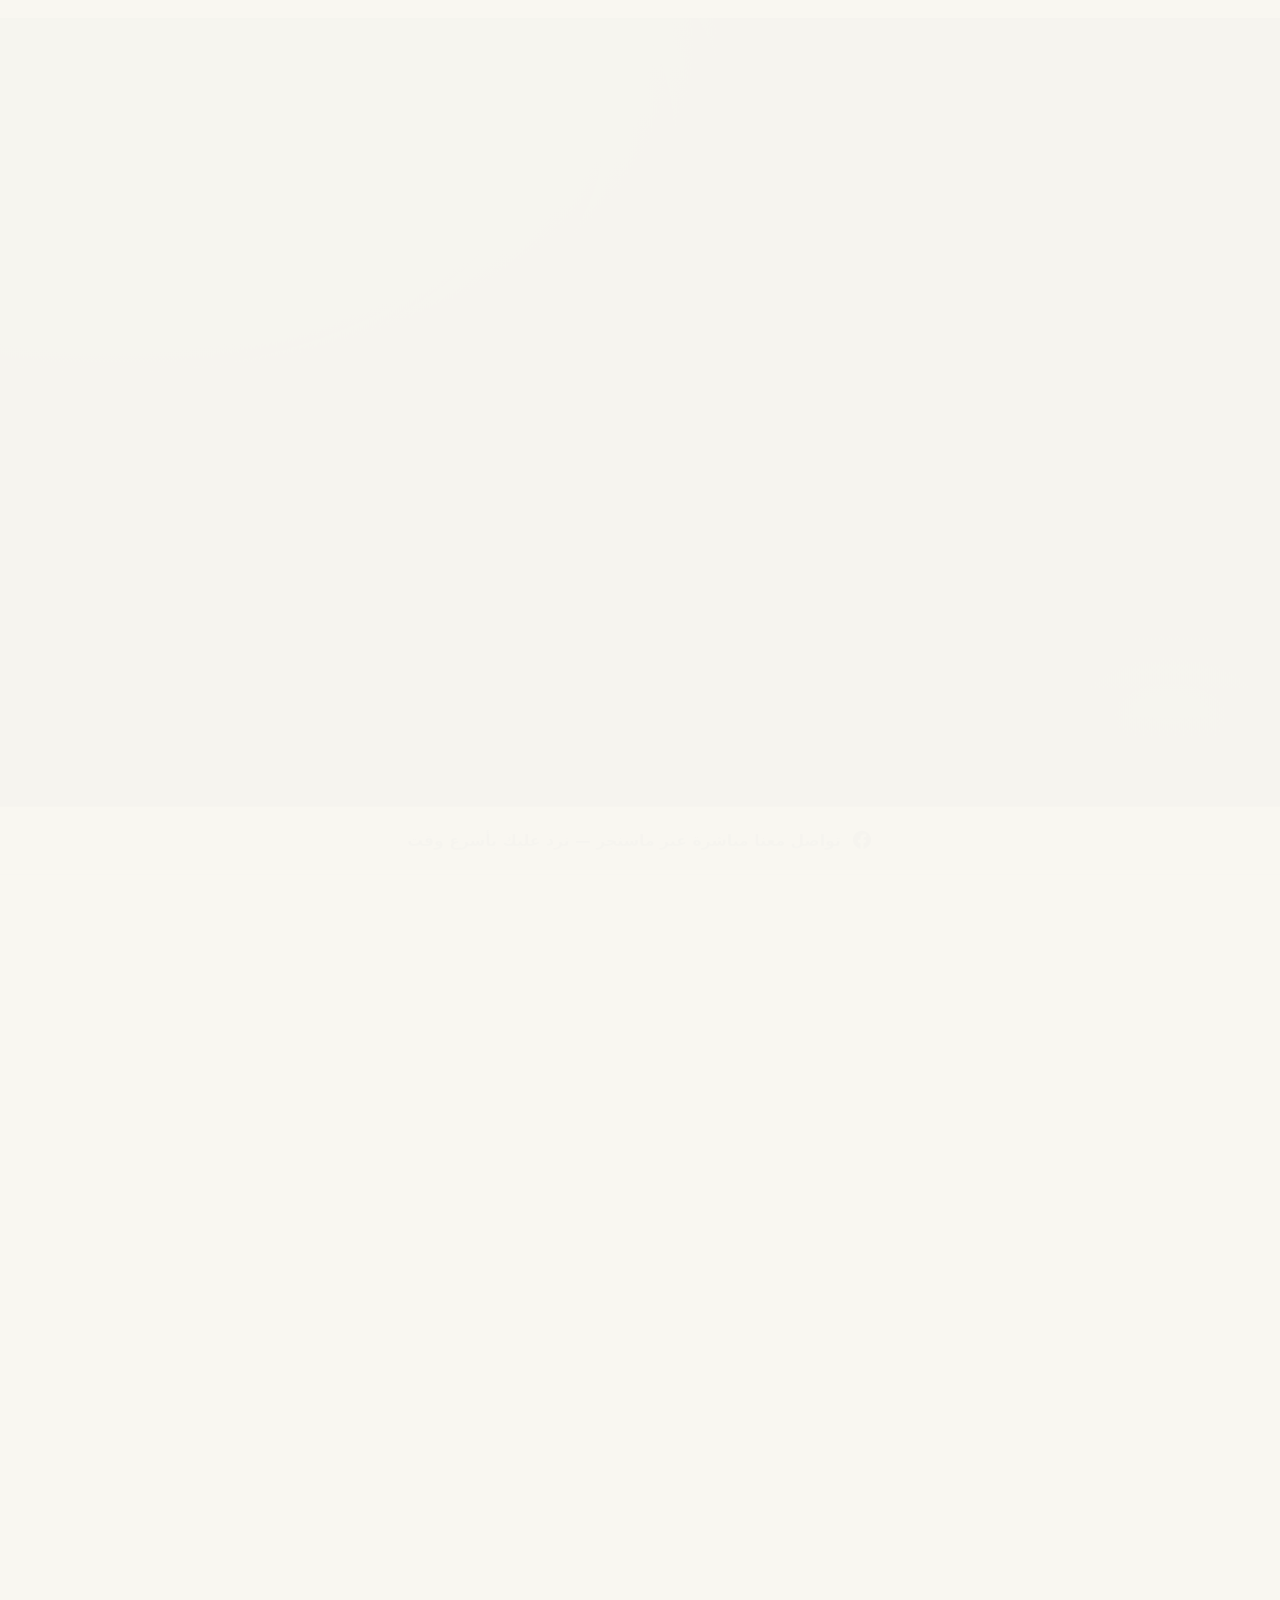
<file: index.html>
<!DOCTYPE html>
<html lang="ar" dir="rtl">
<head>
<meta charset="UTF-8">
<meta name="viewport" content="width=device-width, initial-scale=1, viewport-fit=cover">
<meta http-equiv="Content-Security-Policy" content="default-src 'self'; base-uri 'self'; object-src 'none'; script-src 'self'; style-src 'self' https://fonts.googleapis.com; font-src 'self' https://fonts.gstatic.com; img-src 'self' data:; connect-src 'self' https://formspree.io; form-action 'self' https://formspree.io; frame-src 'none'; upgrade-insecure-requests">
<meta name="referrer" content="strict-origin-when-cross-origin">
<title>بيتك BTEC — دليلك الأول لتخصصات BTEC</title>
<link rel="preconnect" href="https://fonts.googleapis.com">
<link rel="preconnect" href="https://fonts.gstatic.com" crossorigin>
<link href="https://fonts.googleapis.com/css2?family=Cairo:wght@400;500;600;700;800&display=swap" rel="stylesheet">
<link rel="stylesheet" href="style.css">
<script src="site.js" defer></script>
</head>
<body>

<section class="hero" data-reveal>
  <div class="wrap">
    <img class="logo" src="[data-uri]" alt="شعار بيتك BTEC">
    <span class="tab">كتيبات · سير ذاتية</span>
    <h1>دليلك الأول لتخصصات BTEC — دوسيات، شروحات، ومهام.</h1>
    <p>من الدوسيات الشاملة، لشرح مواد التخصص، لتبسيط المهام (Assignments) — كل اللي بيحتاجه طالب BTEC بمكان واحد، وبأسعار تنافسية.</p>
    <div class="cta-row">
      <a class="btn btn-primary" href="#services">شوف الخدمات</a>
      <a class="btn btn-primary" href="services.html">هل تُرفض سيرتك الذاتية؟ اكتشف تفاصيل وقائمة أسعار تصميم الـ ATS</a>
      <a class="btn btn-ghost" href="https://m.me/61588063956207" target="_blank" rel="noopener noreferrer">راسلنا مباشرة على ماسنجر</a>
    </div>
  </div>
</section>

<div class="social-bar" data-reveal>
  <div class="wrap">
    <a href="https://m.me/61588063956207" target="_blank" rel="noopener noreferrer">
      <svg width="22" height="22" viewBox="0 0 24 24" fill="none"><path d="M22 12.06C22 6.5 17.52 2 12 2S2 6.5 2 12.06c0 5 3.66 9.15 8.44 9.94v-7.03H7.9v-2.91h2.54V9.85c0-2.5 1.49-3.89 3.77-3.89 1.09 0 2.23.2 2.23.2v2.46h-1.26c-1.24 0-1.63.77-1.63 1.56v1.88h2.78l-.44 2.91h-2.34V22c4.78-.79 8.44-4.94 8.44-9.94Z" fill="#0B3D75"/></svg>
      تواصل معنا مباشرة عبر ماسنجر — نرد عليك بأسرع وقت
    </a>
  </div>
</div>

<section id="services" data-reveal>
  <div class="wrap">
    <div class="section-head">
      <h2>خدماتنا الأكاديمية والمهنية</h2>
      <p>ثلاث خدمات، وكل زر يفتح لك محادثة مباشرة على ماسنجر</p>
    </div>
    <div class="services-grid">

      <div class="card service-card">
        <div class="service-icon">📚</div>
        <h3>ملخصات ودوسيات (أكاديمي &amp; BTEC)</h3>
        <p>دوسيات شاملة لمواد التوجيهي الأكاديمي والمهني (BTEC) مصممة لضمان الفهم السريع والعلامة الكاملة، وبأسعار تنافسية جداً تناسب جميع الطلاب.</p>
        <a class="service-btn" href="https://m.me/61588063956207?ref=btec-materials" target="_blank" rel="noopener noreferrer">اطلب دوسيتك الآن</a>
      </div>

      <div class="card service-card">
        <div class="service-icon">💼</div>
        <h3>تصميم سيرة ذاتية احترافية (ATS)</h3>
        <p>لا تضيع فرصتك بسبب تصميم غلط! بنجهزلك سيرة ذاتية احترافية تتخطى أنظمة الفلترة الآلية للشركات وتبرز مهاراتك التقنية والعملية لتضمن وصولك للمقابلة.</p>
        <a class="service-btn" href="https://m.me/61588063956207?ref=ats-cv" target="_blank" rel="noopener noreferrer">اطلب تصميم CV أو تقييم مجاني</a>
      </div>

      <div class="card service-card">
        <div class="service-icon">🎯</div>
        <h3>شرح وتوجيه لمهام الـ BTEC</h3>
        <p>بتواجه صعوبة بمهامك؟ بنقدملك شرح مبسط وواضح للمهام (Assignments) وبنوجهك لتنجزها باحترافية وتجيب أعلى التقييمات بسهولة من الصف العاشر للتوجيهي.</p>
        <a class="service-btn" href="https://m.me/61588063956207?ref=btec-assignment" target="_blank" rel="noopener noreferrer">اطلب مساعدة بمهامك</a>
      </div>

    </div>
  </div>
</section>

<section id="wall" data-reveal>
  <div class="wrap">
    <div class="section-head">
      <h2>ماذا يقول العملاء، بكلماتهم</h2>
      <p>آراء حقيقية عن الكتيبات والسير الذاتية</p>
    </div>
  </div>
  <div class="marquee">
    <div class="marquee-track">
      <div class="bubble"><img src="[data-uri]" alt="تقييم عميل" loading="lazy"><span class="tag">عميل سيرة ذاتية</span></div>
      <div class="bubble"><img src="[data-uri]" alt="تقييم عميل" loading="lazy"><span class="tag">عميل سيرة ذاتية</span></div>
      <div class="bubble"><img src="[data-uri]" alt="تقييم عميل" loading="lazy"><span class="tag">عميل سيرة ذاتية</span></div>
      <div class="bubble"><img src="[data-uri]" alt="تقييم عميل" loading="lazy"><span class="tag">عميل سيرة ذاتية</span></div>
      <div class="bubble"><img src="[data-uri]" alt="تقييم عميل" loading="lazy"><span class="tag">عميل سيرة ذاتية</span></div>
      <div class="bubble"><img src="[data-uri]" alt="تقييم عميل" loading="lazy"><span class="tag">عميل سيرة ذاتية</span></div>
      <div class="bubble"><img src="[data-uri]" alt="تقييم عميل" loading="lazy"><span class="tag">عميل دوسية</span></div>
      <div class="bubble"><img src="[data-uri]" alt="تقييم عميل" loading="lazy"><span class="tag">عميل دوسية</span></div>
      <div class="bubble"><img src="[data-uri]" alt="تقييم عميل" loading="lazy"><span class="tag">عميل دوسية</span></div>
      <div class="bubble"><img src="[data-uri]" alt="تقييم عميل" loading="lazy"><span class="tag">عميل سيرة ذاتية</span></div>
      <div class="bubble"><img src="[data-uri]" alt="تقييم عميل" loading="lazy"><span class="tag">عميل سيرة ذاتية</span></div>
      <div class="bubble"><img src="[data-uri]" alt="تقييم عميل" loading="lazy"><span class="tag">عميل سيرة ذاتية</span></div>
      <div class="bubble"><img src="[data-uri]" alt="تقييم عميل" loading="lazy"><span class="tag">عميل سيرة ذاتية</span></div>
      <div class="bubble"><img src="[data-uri]" alt="تقييم عميل" loading="lazy"><span class="tag">عميل سيرة ذاتية</span></div>
      <div  class="bubble bubble--large"><img   src="[data-uri]" alt="تقييم عميل" loading="lazy"><span class="tag">عميل سيرة ذاتية</span></div>
      <div class="bubble"><img src="[data-uri]" alt="تقييم عميل" loading="lazy"><span class="tag">عميل دوسية</span></div>
      <div class="bubble"><img src="[data-uri]" alt="تقييم عميل" loading="lazy"><span class="tag">عميل دوسية</span></div>
      <div class="bubble"><img src="[data-uri]" alt="تقييم عميل" loading="lazy"><span class="tag">عميل دوسية</span></div>
    </div></div>
  </div>
</section>

<footer id="contact" data-reveal>
  <div class="wrap contact-content">
    <div class="section-head">
      <h2>جاهزين نساعدك</h2>
      <p>ما في نماذج معقدة — بس رسالة على الماسنجر وبنرجعلك بسرعة</p>
    </div>
    <a class="btn btn-primary contact-btn" href="https://m.me/61588063956207" target="_blank" rel="noopener noreferrer">ابدأ محادثة ماسنجر الآن</a>
    <p class="note">اختر الخدمة المناسبة، وسيفتح لك ماسنجر مباشرة لبدء المحادثة.</p>
  </div>
</footer>

</body>
</html>
</file>
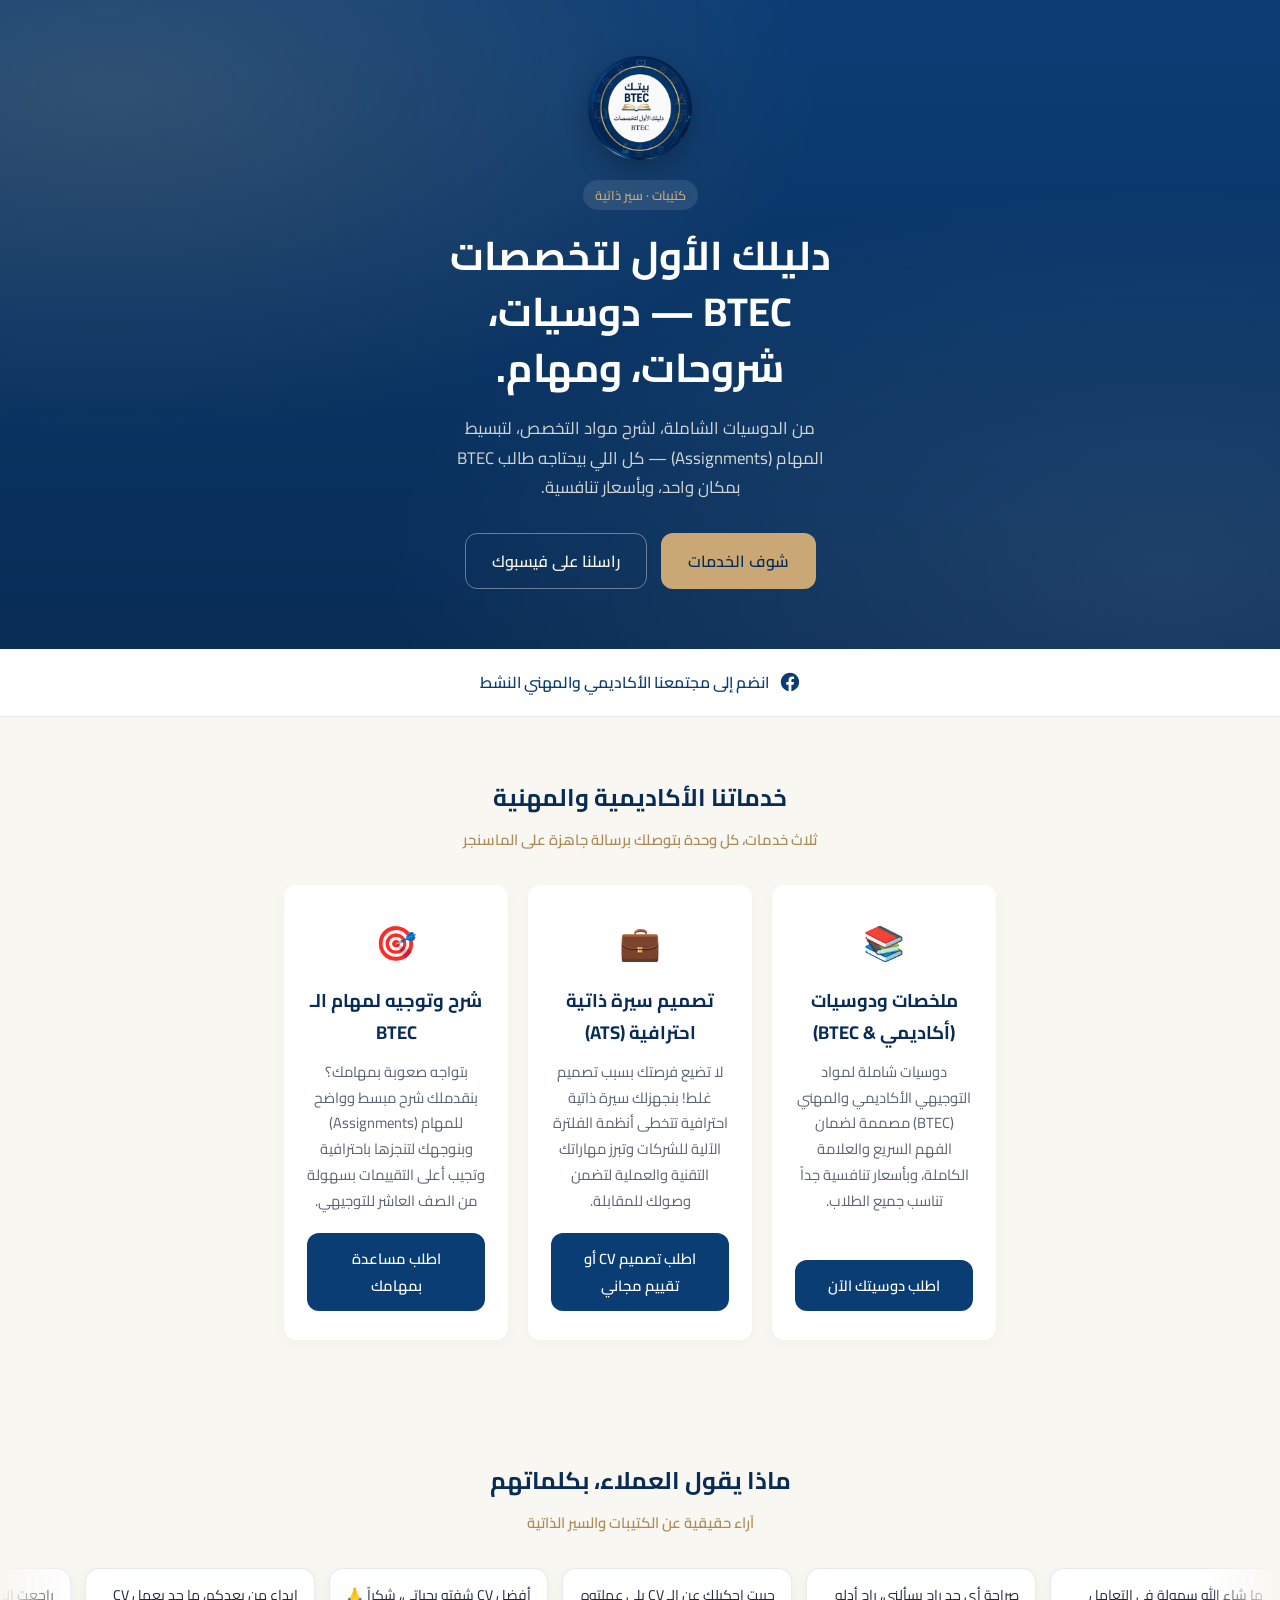
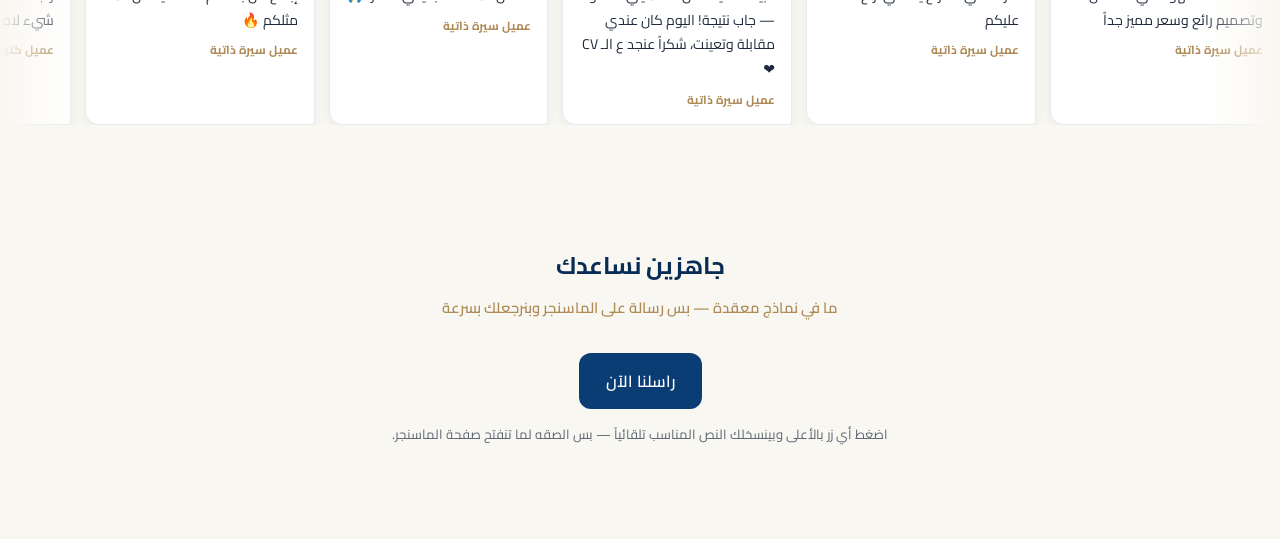
<file: portfolio-ar.html>
<!DOCTYPE html>
<html lang="ar" dir="rtl">
<head>
<meta charset="UTF-8">
<meta name="viewport" content="width=device-width, initial-scale=1, viewport-fit=cover">
<title>بيتك BTEC — دليلك الأول لتخصصات BTEC</title>
<link rel="preconnect" href="https://fonts.googleapis.com">
<link rel="preconnect" href="https://fonts.gstatic.com" crossorigin>
<link href="https://fonts.googleapis.com/css2?family=Cairo:wght@400;500;600;700;800&display=swap" rel="stylesheet">
<link rel="stylesheet" href="style.css">
</head>
<body>

<section class="hero">
  <div class="wrap">
    <img class="logo" src="[data-uri]" alt="شعار بيتك BTEC">
    <span class="tab">كتيبات · سير ذاتية</span>
    <h1>دليلك الأول لتخصصات BTEC — دوسيات، شروحات، ومهام.</h1>
    <p>من الدوسيات الشاملة، لشرح مواد التخصص، لتبسيط المهام (Assignments) — كل اللي بيحتاجه طالب BTEC بمكان واحد، وبأسعار تنافسية.</p>
    <div class="cta-row">
      <a class="btn btn-primary" href="#services">شوف الخدمات</a>
      <a class="btn btn-ghost" href="https://www.facebook.com/profile.php?id=61588063956207" target="_blank" rel="noopener">راسلنا على فيسبوك</a>
    </div>
  </div>
</section>

<div class="social-bar">
  <div class="wrap">
    <a href="https://www.facebook.com/profile.php?id=61588063956207" target="_blank" rel="noopener">
      <svg width="22" height="22" viewBox="0 0 24 24" fill="none"><path d="M22 12.06C22 6.5 17.52 2 12 2S2 6.5 2 12.06c0 5 3.66 9.15 8.44 9.94v-7.03H7.9v-2.91h2.54V9.85c0-2.5 1.49-3.89 3.77-3.89 1.09 0 2.23.2 2.23.2v2.46h-1.26c-1.24 0-1.63.77-1.63 1.56v1.88h2.78l-.44 2.91h-2.34V22c4.78-.79 8.44-4.94 8.44-9.94Z" fill="#0B3D75"/></svg>
      انضم إلى مجتمعنا الأكاديمي والمهني النشط
    </a>
  </div>
</div>

<section id="services">
  <div class="wrap">
    <div class="section-head">
      <h2>خدماتنا الأكاديمية والمهنية</h2>
      <p>ثلاث خدمات، كل وحدة بتوصلك برسالة جاهزة على الماسنجر</p>
    </div>
    <div class="services-grid">

      <div class="card service-card">
        <div class="service-icon">📚</div>
        <h3>ملخصات ودوسيات (أكاديمي &amp; BTEC)</h3>
        <p>دوسيات شاملة لمواد التوجيهي الأكاديمي والمهني (BTEC) مصممة لضمان الفهم السريع والعلامة الكاملة، وبأسعار تنافسية جداً تناسب جميع الطلاب.</p>
        <button class="service-btn" onclick="goMessenger('مرحباً، أريد الاستفسار عن الدوسيات المتوفرة')">اطلب دوسيتك الآن</button>
      </div>

      <div class="card service-card">
        <div class="service-icon">💼</div>
        <h3>تصميم سيرة ذاتية احترافية (ATS)</h3>
        <p>لا تضيع فرصتك بسبب تصميم غلط! بنجهزلك سيرة ذاتية احترافية تتخطى أنظمة الفلترة الآلية للشركات وتبرز مهاراتك التقنية والعملية لتضمن وصولك للمقابلة.</p>
        <button class="service-btn" onclick="goMessenger('مرحباً، مهتم بخدمة تصميم السيرة الذاتية بنظام ATS / أو تقييم سيرتي الحالية')">اطلب تصميم CV أو تقييم مجاني</button>
      </div>

      <div class="card service-card">
        <div class="service-icon">🎯</div>
        <h3>شرح وتوجيه لمهام الـ BTEC</h3>
        <p>بتواجه صعوبة بمهامك؟ بنقدملك شرح مبسط وواضح للمهام (Assignments) وبنوجهك لتنجزها باحترافية وتجيب أعلى التقييمات بسهولة من الصف العاشر للتوجيهي.</p>
        <button class="service-btn" onclick="goMessenger('مرحباً، عندي مهمة BTEC ومحتاج مساعدة بشرحها')">اطلب مساعدة بمهامك</button>
      </div>

    </div>
  </div>
</section>

<section id="wall">
  <div class="wrap">
    <div class="section-head">
      <h2>ماذا يقول العملاء، بكلماتهم</h2>
      <p>آراء حقيقية عن الكتيبات والسير الذاتية</p>
    </div>
  </div>
  <div class="marquee">
    <div class="marquee-track">
      <div class="bubble">ما شاء الله سهولة في التعامل وتصميم رائع وسعر مميز جداً<span class="tag">عميل سيرة ذاتية</span></div>
      <div class="bubble">صراحة أي حد راح يسألني، راح أدله عليكم<span class="tag">عميل سيرة ذاتية</span></div>
      <div class="bubble">حبيت احكيلك عن الـ CV يلي عملتوه — جاب نتيجة! اليوم كان عندي مقابلة وتعينت، شكراً عنجد ع الـ CV ❤️<span class="tag">عميل سيرة ذاتية</span></div>
      <div class="bubble">أفضل CV شفته بحياتي، شكراً 🙏<span class="tag">عميل سيرة ذاتية</span></div>
      <div class="bubble">إبداع من بعدكم، ما حد يعمل CV مثلكم 🔥<span class="tag">عميل سيرة ذاتية</span></div>
      <div class="bubble">راجعت الكتيب مرتين وكان أقرب شيء لامتحاني الفعلي<span class="tag">عميل كتيب</span></div>
      <div class="bubble">ما شاء الله سهولة في التعامل وتصميم رائع وسعر مميز جداً<span class="tag">عميل سيرة ذاتية</span></div>
      <div class="bubble">صراحة أي حد راح يسألني، راح أدله عليكم<span class="tag">عميل سيرة ذاتية</span></div>
      <div class="bubble">حبيت احكيلك عن الـ CV يلي عملتوه — جاب نتيجة! اليوم كان عندي مقابلة وتعينت، شكراً عنجد ع الـ CV ❤️<span class="tag">عميل سيرة ذاتية</span></div>
      <div class="bubble">أفضل CV شفته بحياتي، شكراً 🙏<span class="tag">عميل سيرة ذاتية</span></div>
      <div class="bubble">إبداع من بعدكم، ما حد يعمل CV مثلكم 🔥<span class="tag">عميل سيرة ذاتية</span></div>
      <div class="bubble">راجعت الكتيب مرتين وكان أقرب شيء لامتحاني الفعلي<span class="tag">عميل كتيب</span></div>
    </div>
  </div>
</section>

<footer id="contact">
  <div class="wrap" style="text-align:center;">
    <div class="section-head">
      <h2>جاهزين نساعدك</h2>
      <p>ما في نماذج معقدة — بس رسالة على الماسنجر وبنرجعلك بسرعة</p>
    </div>
    <a class="btn btn-primary" style="background:var(--primary);color:#fff;" href="https://www.facebook.com/profile.php?id=61588063956207" target="_blank" rel="noopener">راسلنا الآن</a>
    <p class="note">اضغط أي زر بالأعلى وبينسخلك النص المناسب تلقائياً — بس الصقه لما تنفتح صفحة الماسنجر.</p>
  </div>
</footer>

<script>
function goMessenger(msg){
  try{ navigator.clipboard.writeText(msg); }catch(e){}
  window.open('https://m.me/61588063956207', '_blank');
}
</script>
</body>
</html>
</file>
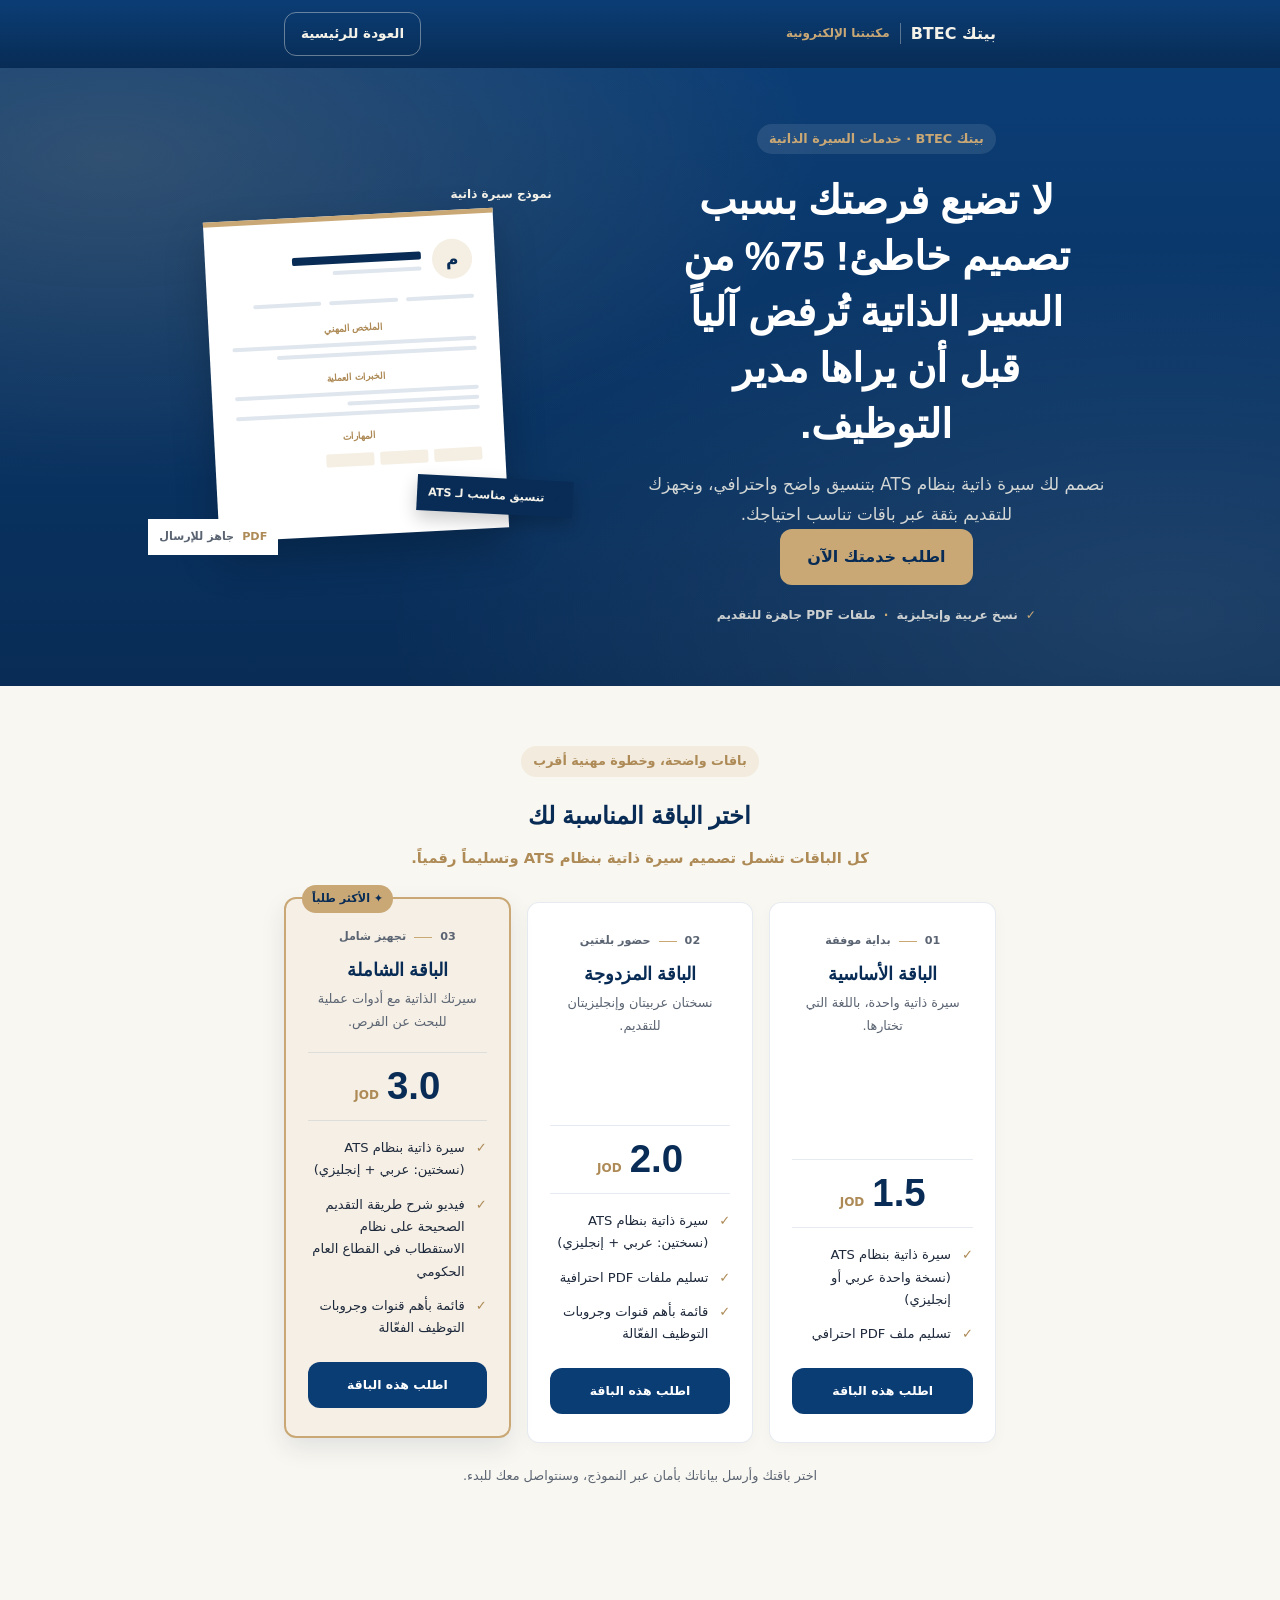
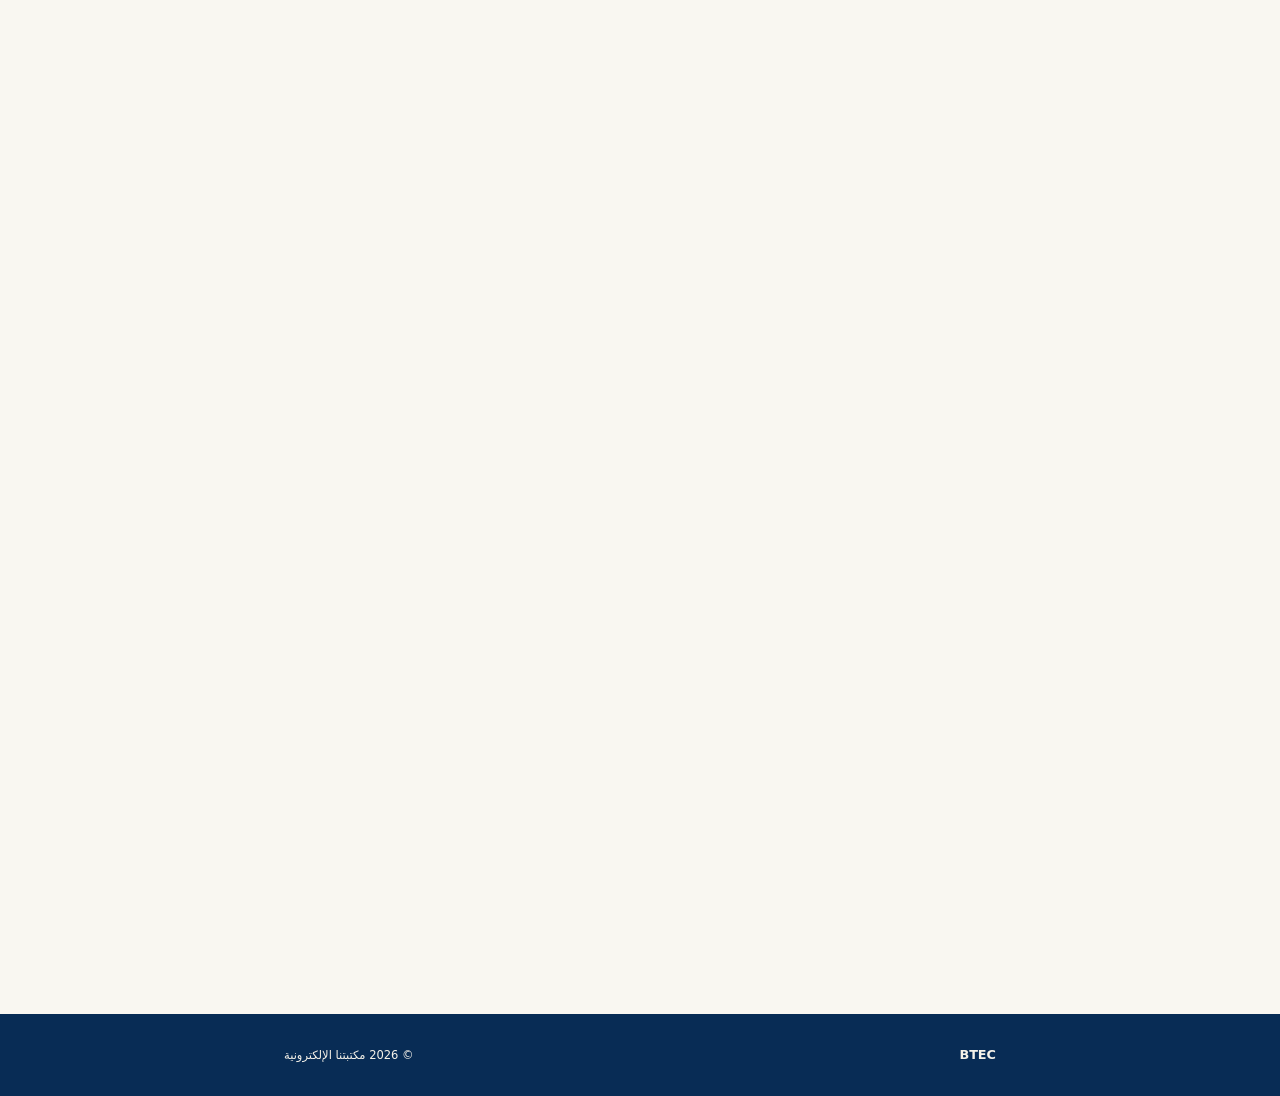
<file: services.html>
<!DOCTYPE html>
<html lang="ar" dir="rtl">
<head>
  <meta charset="UTF-8">
  <meta name="viewport" content="width=device-width, initial-scale=1, viewport-fit=cover">
  <meta http-equiv="Content-Security-Policy" content="default-src 'self'; base-uri 'self'; object-src 'none'; script-src 'self'; style-src 'self' https://fonts.googleapis.com; font-src 'self' https://fonts.gstatic.com; img-src 'self' data:; connect-src 'self' https://formspree.io; form-action 'self' https://formspree.io; frame-src 'none'; upgrade-insecure-requests">
  <meta name="referrer" content="strict-origin-when-cross-origin">
  <meta name="theme-color" content="#102f4b">
  <meta name="description" content="باقات تصميم السير الذاتية المتوافقة مع ATS وخدمات مكتبتنا الإلكترونية.">
  <title>خدمات السيرة الذاتية والأسعار | مكتبتنا الإلكترونية</title>
  <link rel="preconnect" href="https://fonts.googleapis.com">
  <link rel="preconnect" href="https://fonts.gstatic.com" crossorigin>
  <link href="https://fonts.googleapis.com/css2?family=Cairo:wght@400;500;600;700;800&display=swap" rel="stylesheet">
  <link rel="stylesheet" href="style.css">
  <link rel="stylesheet" href="services.css">
  <script src="site.js" defer></script>
</head>
<body class="services-page">
  <header class="services-header">
    <div class="wrap header-inner">
      <a class="brand" href="index.html" aria-label="العودة إلى مكتبتنا الإلكترونية">
        <span>بيتك BTEC</span>
        <span class="brand-by">مكتبتنا الإلكترونية</span>
      </a>
      <a class="btn btn-ghost back-link" href="index.html">العودة للرئيسية</a>
    </div>
  </header>

  <main>
    <!-- A concise offer statement pairs the exact hook with a visual CV preview. -->
    <section class="hero" data-reveal>
      <div class="wrap hero-layout">
        <div class="hero-copy">
          <span class="tab">بيتك BTEC · خدمات السيرة الذاتية</span>
          <h1>لا تضيع فرصتك بسبب تصميم خاطئ! 75% من السير الذاتية تُرفض آلياً قبل أن يراها مدير التوظيف.</h1>
          <p>نصمم لك سيرة ذاتية بنظام <bdi>ATS</bdi> بتنسيق واضح واحترافي، ونجهزك للتقديم بثقة عبر باقات تناسب احتياجك.</p>
          <a class="btn btn-primary" href="#order">اطلب خدمتك الآن</a>
          <div class="hero-proof"><span aria-hidden="true">✓</span> نسخ عربية وإنجليزية <span class="proof-divider">·</span> ملفات PDF جاهزة للتقديم</div>
        </div>

        <div class="resume-scene" role="img" aria-label="معاينة توضيحية لسيرة ذاتية منظمة">
          <div class="scene-caption"><span></span> نموذج سيرة ذاتية</div>
          <div class="resume-sheet" aria-hidden="true">
            <div class="sheet-accent"></div>
            <div class="sheet-person"><span class="person-avatar">م</span><div><i class="person-name"></i><i class="person-title"></i></div></div>
            <div class="sheet-contact"><i></i><i></i><i></i></div>
            <h2>الملخص المهني</h2><i class="sheet-line wide"></i><i class="sheet-line"></i>
            <h2>الخبرات العملية</h2><i class="sheet-line wide"></i><i class="sheet-line short"></i><i class="sheet-line wide"></i>
            <h2>المهارات</h2><div class="sheet-skills"><i></i><i></i><i></i></div>
          </div>
          <span class="ats-chip"><b aria-hidden="true">✓</b> تنسيق مناسب لـ ATS</span>
          <span class="pdf-chip">PDF <span>جاهز للإرسال</span></span>
        </div>
      </div>
    </section>

    <!-- Each plan lists its full deliverables and can preselect the request form. -->
    <section class="pricing" id="pricing" data-reveal>
      <div class="wrap">
        <div class="section-head">
          <span class="tab">باقات واضحة، وخطوة مهنية أقرب</span>
          <h2>اختر الباقة المناسبة لك</h2>
          <p>كل الباقات تشمل تصميم سيرة ذاتية بنظام ATS وتسليماً رقمياً.</p>
        </div>

        <div class="services-grid pricing-grid">
          <article class="card service-card price-card">
            <span class="plan-index">01 <i></i> بداية موفقة</span>
            <h3>الباقة الأساسية</h3>
            <p class="plan-summary">سيرة ذاتية واحدة، باللغة التي تختارها.</p>
            <div class="price"><bdi>1.5</bdi><span>JOD</span></div>
            <ul class="features">
              <li>سيرة ذاتية بنظام ATS (نسخة واحدة عربي أو إنجليزي)</li>
              <li>تسليم ملف PDF احترافي</li>
            </ul>
            <a class="service-btn package-order-link" href="#order" data-package="الباقة الأساسية">اطلب هذه الباقة</a>
          </article>

          <article class="card service-card price-card">
            <span class="plan-index">02 <i></i> حضور بلغتين</span>
            <h3>الباقة المزدوجة</h3>
            <p class="plan-summary">نسختان عربيتان وإنجليزيتان للتقديم.</p>
            <div class="price"><bdi>2.0</bdi><span>JOD</span></div>
            <ul class="features">
              <li>سيرة ذاتية بنظام ATS (نسختين: عربي + إنجليزي)</li>
              <li>تسليم ملفات PDF احترافية</li>
                            <li>قائمة بأهم قنوات وجروبات التوظيف الفعّالة</li>

            </ul>
            <a class="service-btn package-order-link" href="#order" data-package="الباقة المزدوجة">اطلب هذه الباقة</a>
          </article>

          <article class="card service-card price-card featured-card">
            <span class="popular-badge"><span aria-hidden="true">✦</span> الأكثر طلباً</span>
            <span class="plan-index">03 <i></i> تجهيز شامل</span>
            <h3>الباقة الشاملة</h3>
            <p class="plan-summary">سيرتك الذاتية مع أدوات عملية للبحث عن الفرص.</p>
            <div class="price"><bdi>3.0</bdi><span>JOD</span></div>
            <ul class="features">
              <li>سيرة ذاتية بنظام ATS (نسختين: عربي + إنجليزي)</li>
              <li>فيديو شرح طريقة التقديم الصحيحة على نظام الاستقطاب في القطاع العام الحكومي</li>
              <li>قائمة بأهم قنوات وجروبات التوظيف الفعّالة</li>
            </ul>
            <a class="service-btn package-order-link" href="#order" data-package="الباقة الشاملة">اطلب هذه الباقة</a>
          </article>
        </div>

        <p class="pricing-note">اختر باقتك وأرسل بياناتك بأمان عبر النموذج، وسنتواصل معك للبدء.</p>
      </div>
    </section>

    <section class="order-section" id="order" data-reveal>
      <div class="wrap">
        <div class="section-head">
          <span class="tab">خطوة واحدة للبدء</span>
          <h2>أرسل طلبك الآن</h2>
          <p>اترك بياناتك وسنتواصل معك لتأكيد التفاصيل.</p>
        </div>

        <form class="order-card" id="service-order-form" action="https://formspree.io/f/mgakydeo" method="POST">
          <input type="hidden" name="_subject" value="طلب خدمة جديد من الموقع">
          <div class="order-form-grid">
            <div class="order-field">
              <label for="order-name">الاسم الكامل <span aria-hidden="true">*</span></label>
              <input id="order-name" name="name" type="text" autocomplete="name" minlength="2" required>
            </div>
            <div class="order-field">
              <label for="order-phone">رقم الهاتف <span aria-hidden="true">*</span></label>
              <input id="order-phone" name="phone" type="tel" inputmode="tel" autocomplete="tel" dir="ltr" placeholder="+962 7X XXX XXXX" required>
            </div>
            <div class="order-field order-field-wide">
              <label for="order-package">الخدمة / الباقة <span aria-hidden="true">*</span></label>
              <select id="order-package" name="package" required>
                <option value="" selected disabled>اختر الباقة المناسبة</option>
                <option value="الباقة الأساسية">الباقة الأساسية</option>
                <option value="الباقة المزدوجة">الباقة المزدوجة</option>
                <option value="الباقة الشاملة">الباقة الشاملة</option>
              </select>
            </div>
            <div class="order-field order-field-wide">
              <label for="order-message">ملاحظات إضافية <span>(اختياري)</span></label>
              <textarea id="order-message" name="message" rows="4" placeholder="أخبرنا بما تحتاجه أو بأفضل وقت للتواصل معك"></textarea>
            </div>
          </div>
          <button class="service-btn order-submit" type="submit">أرسل طلبك</button>
          <p class="order-privacy">نستخدم بياناتك للرد على طلبك فقط، ولن تُنشر على الموقع.</p>
          <p class="order-status" id="order-status" role="status" aria-live="polite"></p>
        </form>
      </div>
    </section>

    <!-- Reassuring close with the same direct contact channel as the plan buttons. -->
    <section class="closing-cta" data-reveal>
      <div class="wrap closing-inner">
        <span>خطوتك المهنية تبدأ من ملفك</span>
        <h2>جاهز للتقديم بثقة؟</h2>
        <a class="btn btn-primary" href="https://m.me/61588063956207" target="_blank" rel="noopener noreferrer">تواصل معنا عبر ماسنجر</a>
      </div>
    </section>
  </main>

  <footer class="site-footer">
    <div class="wrap footer-inner">
      <a class="brand footer-brand" href="index.html"> BTEC </a>
      <span>© <span id="current-year">2026</span> مكتبتنا الإلكترونية</span>
    </div>
  </footer>

</body>
</html>
</file>
<file: style.css>
:root {
  --primary: #0b3d75;
  --primary-dk: #082c55;
  --gold: #c9a876;
  --gold-dk: #ad8a56;
  --bg: #f9f7f1;
  --card: #ffffff;
  --text: #1e293b;
  --muted: #5b6472;
  --line: rgba(11, 61, 117, 0.1);
  --cream-text: #f5f2e9;
  padding-top: env(safe-area-inset-top, 0px);
  padding-bottom: env(safe-area-inset-bottom, 0px);
}
* {
  box-sizing: border-box;
}
html {
  scroll-padding-top: env(safe-area-inset-top, 0px);
  scroll-behavior: smooth;
}
body {
  margin: 0;
  background: var(--bg);
  color: var(--text);
  font-family: "Cairo", system-ui, sans-serif;
  line-height: 1.75;
}
h1,
h2,
h3 {
  font-family: "Cairo", sans-serif;
  font-weight: 700;
  margin: 0;
  color: var(--primary-dk);
}
a {
  color: inherit;
}
img {
  max-width: 100%;
  border-radius: 10px;
}
.wrap {
  max-width: 760px;
  margin: 0 auto;
  padding: 0 24px;
}
.tab {
  display: inline-block;
  padding: 4px 12px;
  border-radius: 20px;
  font-size: 0.8rem;
  color: var(--gold-dk);
  background: rgba(201, 168, 118, 0.15);
  margin-bottom: 18px;
  font-weight: 600;
}

/* HERO */
.hero {
  background: linear-gradient(
    180deg,
    var(--primary) 0%,
    var(--primary-dk) 100%
  );
  color: var(--cream-text);
  padding: 56px 0 60px;
  text-align: center;
}
.hero .wrap {
  max-width: 680px;
}
.logo {
  width: 104px;
  height: 104px;
  border-radius: 50%;
  object-fit: cover;
  margin: 0 auto 20px;
  display: block;
  box-shadow: 0 8px 24px rgba(0, 0, 0, 0.25);
}
.hero .tab {
  background: rgba(255, 255, 255, 0.1);
  color: var(--gold);
}
.hero h1 {
  font-size: clamp(1.8rem, 5vw, 2.5rem);
  line-height: 1.4;
  max-width: 18ch;
  margin: 0 auto;
  color: #fff;
}
.hero p {
  font-size: 1.05rem;
  color: rgba(245, 242, 233, 0.85);
  max-width: 44ch;
  margin: 18px auto 0;
}
.cta-row {
  display: flex;
  gap: 14px;
  flex-wrap: wrap;
  margin-top: 30px;
  justify-content: center;
}
.btn {
  display: inline-block;
  padding: 13px 26px;
  border-radius: 12px;
  font-size: 1rem;
  font-weight: 600;
  text-decoration: none;
  border: 1px solid transparent;
  transition: transform 0.15s ease;
}
.btn:hover {
  transform: translateY(-1px);
}
.btn-primary {
  background: var(--gold);
  color: var(--primary-dk);
}
.btn-ghost {
  border-color: rgba(245, 242, 233, 0.4);
  color: var(--cream-text);
}

/* SOCIAL BAR */
.social-bar {
  background: var(--card);
  border-bottom: 1px solid var(--line);
  padding: 20px 0;
}
.social-bar .wrap {
  display: flex;
  align-items: center;
  justify-content: center;
  gap: 10px;
  text-align: center;
  flex-wrap: wrap;
}
.social-bar a {
  display: flex;
  align-items: center;
  gap: 10px;
  font-weight: 600;
  color: var(--primary);
  text-decoration: none;
  font-size: 0.98rem;
}
.social-bar svg {
  flex: 0 0 auto;
}

section {
  padding: 60px 0;
}
.section-head {
  margin-bottom: 32px;
  text-align: center;
}
.section-head h2 {
  font-size: 1.5rem;
  max-width: 24ch;
  margin: 0 auto;
}
.section-head p {
  color: var(--gold-dk);
  font-size: 0.92rem;
  margin-top: 8px;
  font-weight: 600;
}

/* CARD */
.card {
  background: var(--card);
  border-radius: 12px;
  box-shadow: 0px 4px 15px rgba(0, 0, 0, 0.03);
  padding: 22px;
}

/* SERVICE CARDS */
.services-grid {
  display: grid;
  grid-template-columns: repeat(3, 1fr);
  gap: 20px;
}
@media (max-width: 760px) {
  .services-grid {
    grid-template-columns: 1fr;
  }
}
.service-card {
  display: flex;
  flex-direction: column;
  text-align: center;
  padding: 28px 22px;
  transition: transform 0.15s ease;
}
.service-card:hover {
  transform: translateY(-3px);
}
.service-icon {
  font-size: 2.1rem;
  margin-bottom: 12px;
}
.service-card h3 {
  font-size: 1.15rem;
  margin-bottom: 10px;
}
.service-card p {
  font-size: 0.92rem;
  color: var(--muted);
  flex: 1;
  margin: 0 0 20px;
}
.service-btn {
  display: inline-block;
  background: var(--primary);
  color: #fff;
  text-decoration: none;
  padding: 12px 20px;
  border-radius: 12px;
  font-weight: 600;
  font-size: 0.92rem;
  border: none;
  cursor: pointer;
  font-family: inherit;
  transition: background 0.15s ease;
}
.service-btn:hover {
  background: var(--primary-dk);
}
.service-hint {
  font-size: 0.74rem;
  color: var(--muted);
  margin-top: 10px;
}

/* WALL OF LOVE */
.marquee {
  overflow: hidden;
  position: relative;
  -webkit-mask-image: linear-gradient(
    90deg,
    transparent,
    #000 6%,
    #000 94%,
    transparent
  );
  mask-image: linear-gradient(
    90deg,
    transparent,
    #000 6%,
    #000 94%,
    transparent
  );
}
.marquee-track {
  display: flex;
  gap: 14px;
  width: max-content;
  animation: scrollrtl 36s linear infinite;
}
.marquee:hover .marquee-track {
  animation-play-state: paused;
}
@keyframes scrollrtl {
  from {
    transform: translateX(0);
  }
  to {
    transform: translateX(50%);
  }
}
.bubble {
  background: var(--card);
  color: var(--text);
  padding: 14px 16px;
  border-radius: 14px 14px 3px 14px;
  font-size: 0.88rem;
  max-width: 230px;
  flex: 0 0 auto;
  box-shadow: 0px 4px 15px rgba(0, 0, 0, 0.05);
  border: 1px solid var(--line);
}
.bubble .tag {
  display: block;
  color: var(--gold-dk);
  font-size: 0.74rem;
  margin-top: 8px;
  font-weight: 700;
}
@media (prefers-reduced-motion: reduce) {
  .marquee-track {
    animation: none;
  }
}

/* FOOTER FORM */
footer {
  padding: 60px 0 80px;
}
.field {
  margin-bottom: 16px;
}
label {
  display: block;
  font-size: 0.86rem;
  margin-bottom: 6px;
  color: var(--gold-dk);
  font-weight: 600;
}
input,
select {
  width: 100%;
  padding: 12px 14px;
  border: 1px solid var(--line);
  border-radius: 10px;
  background: var(--card);
  color: var(--text);
  font-family: inherit;
  font-size: 0.96rem;
}
input:focus,
select:focus {
  outline: 2px solid var(--gold);
  outline-offset: 1px;
}
.submit-btn {
  background: var(--primary);
  color: #fff;
  border: none;
  padding: 13px 28px;
  border-radius: 12px;
  font-size: 0.98rem;
  cursor: pointer;
  font-family: inherit;
  font-weight: 600;
}
.submit-btn:hover {
  background: var(--primary-dk);
}
.note {
  font-size: 0.82rem;
  color: var(--muted);
  margin-top: 14px;
}
.status {
  font-size: 0.9rem;
  margin-top: 12px;
  color: var(--primary);
}

/* ...existing code... */
.bubble--large {
  width: min(420px, 85vw);
  flex: 0 0 min(420px, 85vw);
}

.bubble--large img {
  width: 100%;
  height: auto;
}
/* ...existing code... */

/* Subtle scroll reveals, interaction feedback, and accessible focus states. */
html.js-enabled [data-reveal] {
  opacity: 0;
  transform: translateY(18px);
  transition: opacity 0.65s ease, transform 0.65s ease;
}

html.js-enabled [data-reveal].is-visible {
  opacity: 1;
  transform: translateY(0);
}

.btn,
.service-btn,
.submit-btn {
  transition: transform 0.2s ease, box-shadow 0.2s ease, background-color 0.2s ease;
}

.btn:hover,
.service-btn:hover,
.submit-btn:hover {
  transform: translateY(-2px);
  box-shadow: 0 8px 20px rgba(8, 44, 85, 0.16);
}

.service-card {
  border: 1px solid transparent;
  transition: transform 0.25s ease, box-shadow 0.25s ease, border-color 0.25s ease;
}

.service-card:hover {
  border-color: var(--line);
  box-shadow: 0 14px 30px rgba(8, 44, 85, 0.1);
}

.service-btn {
  text-align: center;
}

.contact-content {
  text-align: center;
}

.contact-btn {
  background: var(--primary);
  color: #fff;
}

/* A calm welcome sequence keeps the first impression warm, not busy. */
.hero {
  position: relative;
  isolation: isolate;
  overflow: hidden;
}

.hero::before {
  position: absolute;
  z-index: -1;
  inset: -24%;
  background:
    radial-gradient(ellipse at 22% 26%, rgba(201, 168, 118, 0.2), transparent 34%),
    radial-gradient(ellipse at 78% 76%, rgba(255, 255, 255, 0.09), transparent 38%);
  content: "";
  animation: welcome-glow 18s ease-in-out infinite alternate;
}

.hero .wrap {
  position: relative;
}

.hero.is-visible .logo,
.hero.is-visible .tab,
.hero.is-visible h1,
.hero.is-visible p,
.hero.is-visible .cta-row {
  animation: welcome-enter 0.65s ease both;
}

.hero.is-visible .logo { animation-delay: 0.04s; }
.hero.is-visible .tab { animation-delay: 0.12s; }
.hero.is-visible h1 { animation-delay: 0.2s; }
.hero.is-visible p { animation-delay: 0.28s; }
.hero.is-visible .cta-row { animation-delay: 0.36s; }

.logo {
  transition: scale 0.35s ease, box-shadow 0.35s ease;
}

.hero.is-visible .logo:hover {
  scale: 1.04;
  box-shadow: 0 12px 30px rgba(0, 0, 0, 0.3);
}

.service-card .service-icon {
  transition: transform 0.3s ease;
}

.service-card:hover .service-icon,
.service-card:focus-within .service-icon {
  transform: translateY(-3px) scale(1.08);
}

.social-bar a {
  transition: color 0.2s ease, gap 0.2s ease;
}

.social-bar a:hover {
  color: var(--gold-dk);
  gap: 14px;
}

.btn:active,
.service-btn:active,
.submit-btn:active {
  transform: translateY(0) scale(0.98);
}

@keyframes welcome-enter {
  from {
    opacity: 0;
    transform: translateY(12px);
  }

  to {
    opacity: 1;
    transform: translateY(0);
  }
}

@keyframes welcome-glow {
  from {
    transform: translate3d(-1%, -1%, 0);
  }

  to {
    transform: translate3d(1%, 1%, 0);
  }
}

a:focus-visible,
button:focus-visible,
input:focus-visible,
select:focus-visible {
  outline: 3px solid var(--gold);
  outline-offset: 4px;
}

@media (prefers-reduced-motion: reduce) {
  html {
    scroll-behavior: auto;
  }

  html.js-enabled [data-reveal] {
    opacity: 1;
    transform: none;
    transition: none;
  }

  .btn,
  .service-btn,
  .submit-btn,
  .service-card,
  .social-bar a {
    transition: none;
  }

  .logo {
    transition: none;
  }

  .hero::before {
    animation: none;
  }

  .hero.is-visible .logo,
  .hero.is-visible .tab,
  .hero.is-visible h1,
  .hero.is-visible p,
  .hero.is-visible .cta-row {
    animation: none;
  }
}
</file>
<file: services.css>
/* Page-specific layout only; colors, type, cards, buttons, and motion come from style.css. */
.services-page .services-header {
  color: var(--cream-text);
  background: linear-gradient(180deg, var(--primary) 0%, var(--primary-dk) 100%);
}
.services-page .header-inner,
.services-page .footer-inner {
  display: flex;
  align-items: center;
  justify-content: space-between;
  gap: 16px;
  padding-block: 12px;
}
.services-page .brand {
  display: flex;
  align-items: center;
  gap: 10px;
  color: var(--cream-text);
  font-weight: 800;
  text-decoration: none;
}
.brand-by {
  padding-right: 10px;
  border-right: 1px solid rgba(245, 242, 233, .35);
  color: var(--gold);
  direction: ltr;
  font-size: .75rem;
  font-weight: 600;
}
.services-page .back-link {
  padding: 9px 16px;
  font-size: .85rem;
}

/* The existing hero palette and button styling frame the resume preview. */
.services-page .hero {
  isolation: isolate;
}
.services-page .hero .wrap {
  max-width: 1040px;
}
.hero-layout {
  display: grid;
  grid-template-columns: minmax(0, 1.1fr) minmax(280px, .9fr);
  align-items: center;
  gap: 48px;
}
.hero-copy {
  max-width: 620px;
}
.hero-copy .tab {
  color: var(--gold);
}
.hero-proof {
  display: flex;
  align-items: center;
  justify-content: center;
  flex-wrap: wrap;
  gap: 8px;
  margin-top: 20px;
  color: rgba(245, 242, 233, .82);
  font-size: .76rem;
  font-weight: 600;
}
.hero-proof > span:first-child {
  color: var(--gold);
}
.proof-divider {
  color: var(--gold);
}

/* Lightweight CV preview uses the same navy, gold, white, and gray tokens. */
.resume-scene {
  position: relative;
  min-height: 390px;
  display: grid;
  place-items: center;
}
.scene-caption {
  position: absolute;
  top: 4px;
  right: 4%;
  color: var(--cream-text);
  font-size: .75rem;
  font-weight: 700;
}
.resume-sheet {
  position: relative;
  width: min(290px, 76vw);
  min-height: 320px;
  padding: 25px 23px;
  color: var(--text);
  background: var(--card);
  box-shadow: 0 18px 42px rgba(0, 0, 0, .22);
  transform: rotate(-3deg);
}
.sheet-accent {
  position: absolute;
  inset: 0 0 auto;
  height: 5px;
  background: var(--gold);
}
.sheet-person {
  display: flex;
  align-items: center;
  gap: 11px;
  margin: 4px 0 16px;
}
.person-avatar {
  width: 40px;
  aspect-ratio: 1;
  display: grid;
  place-items: center;
  border-radius: 50%;
  color: var(--primary-dk);
  background: rgba(201, 168, 118, .2);
  font-size: 1.08rem;
  font-weight: 800;
}
.sheet-person > div {
  flex: 1;
}
.person-name,
.person-title,
.sheet-contact i,
.sheet-line,
.sheet-skills i {
  display: block;
  border-radius: 2px;
  background: rgba(11, 61, 117, .13);
}
.person-name {
  width: 67%;
  height: 8px;
  margin-bottom: 7px;
  background: var(--primary-dk);
}
.person-title {
  width: 46%;
  height: 4px;
}
.sheet-contact {
  display: flex;
  gap: 8px;
  margin-bottom: 16px;
}
.sheet-contact i {
  width: 28%;
  height: 4px;
}
.resume-sheet h2 {
  margin: 13px 0 6px;
  color: var(--gold-dk);
  font-size: .58rem;
}
.sheet-line {
  width: 82%;
  height: 4px;
  margin-top: 6px;
}
.sheet-line.wide {
  width: 100%;
}
.sheet-line.short {
  width: 54%;
}
.sheet-skills {
  display: flex;
  gap: 6px;
  margin-top: 8px;
}
.sheet-skills i {
  width: 48px;
  height: 13px;
  background: rgba(201, 168, 118, .2);
}
.ats-chip,
.pdf-chip {
  position: absolute;
  display: flex;
  align-items: center;
  gap: 8px;
  padding: 8px 11px;
  font-size: .7rem;
  font-weight: 700;
}
.ats-chip {
  right: -1%;
  bottom: 56px;
  color: var(--cream-text);
  background: var(--primary-dk);
  box-shadow: 0 8px 18px rgba(0, 0, 0, .2);
  transform: rotate(3deg);
}
.ats-chip b {
  color: var(--primary-dk);
}
.pdf-chip {
  bottom: 15px;
  left: 1%;
  color: var(--gold-dk);
  background: var(--card);
}
.pdf-chip span {
  color: var(--muted);
}

/* Pricing reuses the site's service grid, cards, and primary service buttons. */
.pricing {
  background: var(--bg);
}
.pricing-grid {
  gap: 16px;
}
.price-card {
  min-width: 0;
  border: 1px solid var(--line);
}
.price-card h3 {
  margin: 7px 0 2px;
}
.plan-index {
  display: flex;
  align-items: center;
  justify-content: center;
  gap: 8px;
  color: var(--muted);
  font-size: .7rem;
  font-weight: 700;
}
.plan-index i {
  width: 18px;
  height: 1px;
  background: var(--gold);
}
.plan-summary {
  min-height: 46px;
  margin: 0 0 8px !important;
  color: var(--muted);
  font-size: .8rem !important;
}
.price {
  display: flex;
  align-items: baseline;
  justify-content: center;
  gap: 8px;
  padding-block: 14px;
  margin-block: 10px 16px;
  border-block: 1px solid var(--line);
}
.price bdi {
  color: var(--primary-dk);
  font: 700 2.4rem/1 "Cairo", sans-serif;
}
.price span {
  color: var(--gold-dk);
  font-size: .75rem;
  font-weight: 800;
}
.features {
  display: grid;
  gap: 12px;
  padding: 0;
  margin: 0 0 22px;
  list-style: none;
  text-align: right;
}
.features li {
  position: relative;
  padding-right: 22px;
  color: var(--text);
  font-size: .82rem;
  line-height: 1.7;
}
.features li::before {
  position: absolute;
  top: 0;
  right: 0;
  content: "✓";
  color: var(--gold-dk);
  font-weight: 800;
}
.price-card .service-btn {
  width: 100%;
  margin-top: auto;
  padding-inline: 9px;
  font-size: .78rem;
}
.featured-card {
  border: 2px solid var(--gold);
  background: rgba(201, 168, 118, .1);
  box-shadow: 0 10px 24px rgba(8, 44, 85, .1);
  transform: translateY(-5px);
}
.featured-card:hover {
  transform: translateY(-8px);
}
.popular-badge {
  position: absolute;
  top: -14px;
  left: 16px;
  padding: 4px 10px;
  border-radius: 20px;
  color: var(--primary-dk);
  background: var(--gold);
  font-size: .7rem;
  font-weight: 800;
}
.popular-badge span {
  color: var(--primary-dk);
}
.pricing-note {
  margin: 22px 0 0;
  color: var(--muted);
  text-align: center;
  font-size: .8rem;
}

/* A focused request form keeps lead capture clear and comfortable on mobile. */
.order-section {
  background: linear-gradient(180deg, #fff 0%, var(--bg) 100%);
}
.order-card {
  width: 100%;
  max-width: 700px;
  padding: clamp(20px, 4vw, 36px);
  margin: 0 auto;
  border: 1px solid var(--line);
  border-radius: 16px;
  background: var(--card);
  box-shadow: 0 12px 32px rgba(8, 44, 85, .08);
}
.order-form-grid {
  display: grid;
  grid-template-columns: repeat(2, minmax(0, 1fr));
  gap: 18px 16px;
}
.order-field {
  min-width: 0;
}
.order-field-wide {
  grid-column: 1 / -1;
}
.order-field label {
  color: var(--primary-dk);
}
.order-field label span {
  color: var(--gold-dk);
  font-size: .78rem;
}
.order-field input,
.order-field select,
.order-field textarea {
  width: 100%;
  min-height: 48px;
  padding: 11px 13px;
  border: 1px solid var(--line);
  border-radius: 10px;
  background: #fff;
  color: var(--text);
  font: inherit;
  font-size: .92rem;
}
.order-field textarea {
  min-height: 112px;
  resize: vertical;
}
.order-field input[dir="ltr"] {
  text-align: left;
}
.order-field input:focus,
.order-field select:focus,
.order-field textarea:focus {
  outline: 3px solid rgba(201, 168, 118, .45);
  outline-offset: 1px;
  border-color: var(--gold-dk);
}
.order-submit {
  width: 100%;
  min-height: 50px;
  margin-top: 20px;
  font: inherit;
}
.order-submit:disabled {
  cursor: wait;
  opacity: .7;
}
.order-privacy {
  margin: 12px 0 0;
  color: var(--muted);
  text-align: center;
  font-size: .76rem;
}
.order-status {
  margin: 12px 0 0;
  text-align: center;
  font-size: .88rem;
  font-weight: 700;
}
.order-status:empty {
  display: none;
}
.order-status[data-state="success"] {
  color: #17613a;
}
.order-status[data-state="error"] {
  color: #a32626;
}

/* Contact and footer continue the existing navy-and-gold identity. */
.closing-cta {
  padding-block: 46px;
  color: var(--cream-text);
  background: linear-gradient(180deg, var(--primary) 0%, var(--primary-dk) 100%);
  text-align: center;
}
.closing-inner > span {
  color: var(--gold);
  font-size: .78rem;
  font-weight: 700;
}
.closing-inner h2 {
  margin: 7px 0 18px;
  color: #fff;
  font-size: 1.8rem;
}
.closing-cta .btn-primary {
  background: var(--gold);
  color: var(--primary-dk);
}
.services-page .site-footer {
  padding: 18px 0;
  color: var(--cream-text);
  background: var(--primary-dk);
}
.footer-brand {
  color: var(--cream-text);
  font-size: .8rem;
}
.footer-inner > span {
  font-size: .72rem;
}

@media (max-width: 850px) {
  .hero-layout {
    grid-template-columns: minmax(0, 1fr) minmax(250px, .8fr);
    gap: 24px;
  }
  .resume-scene {
    min-height: 350px;
  }
  .resume-sheet {
    min-height: 300px;
  }
  .pricing-grid {
    gap: 12px;
  }
  .price-card {
    padding-inline: 15px;
  }
}

@media (max-width: 760px) {
  .hero .wrap {
    max-width: 680px;
  }
  .hero-layout {
    grid-template-columns: 1fr;
    gap: 12px;
  }
  .resume-scene {
    min-height: 326px;
  }
  .resume-sheet {
    width: 252px;
    min-height: 285px;
    padding: 21px 19px;
  }
  .ats-chip {
    right: 4%;
    bottom: 39px;
  }
  .pdf-chip {
    bottom: 7px;
    left: 2%;
  }
  .pricing-grid {
    grid-template-columns: 1fr;
    max-width: 460px;
    margin-inline: auto;
  }
  .featured-card {
    order: -1;
    transform: none;
  }
  .featured-card:hover {
    transform: translateY(-3px);
  }
  .plan-summary {
    min-height: 0;
  }
  .header-inner,
  .footer-inner {
    flex-wrap: wrap;
  }
  .brand-by {
    font-size: .68rem;
  }
}

@media (max-width: 520px) {
  .order-form-grid {
    grid-template-columns: 1fr;
  }
  .order-field-wide {
    grid-column: auto;
  }
}
</file>
